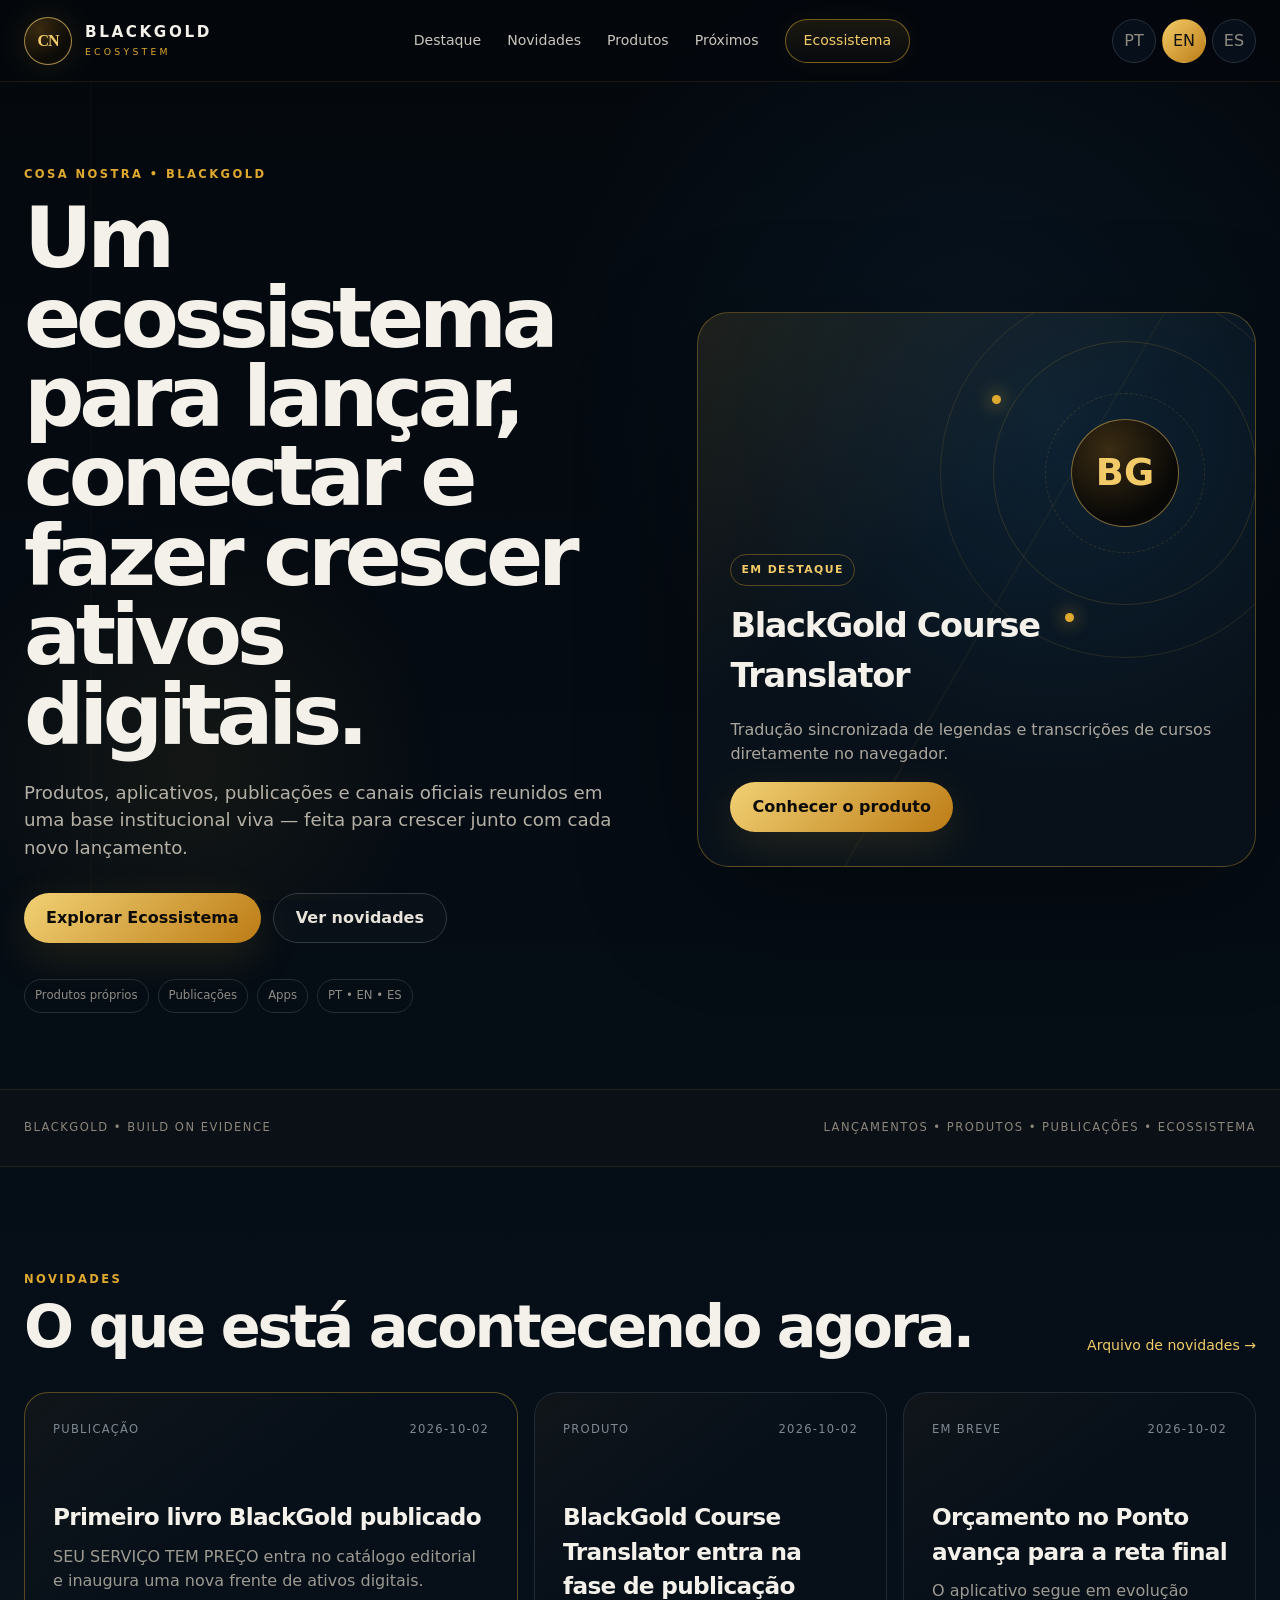
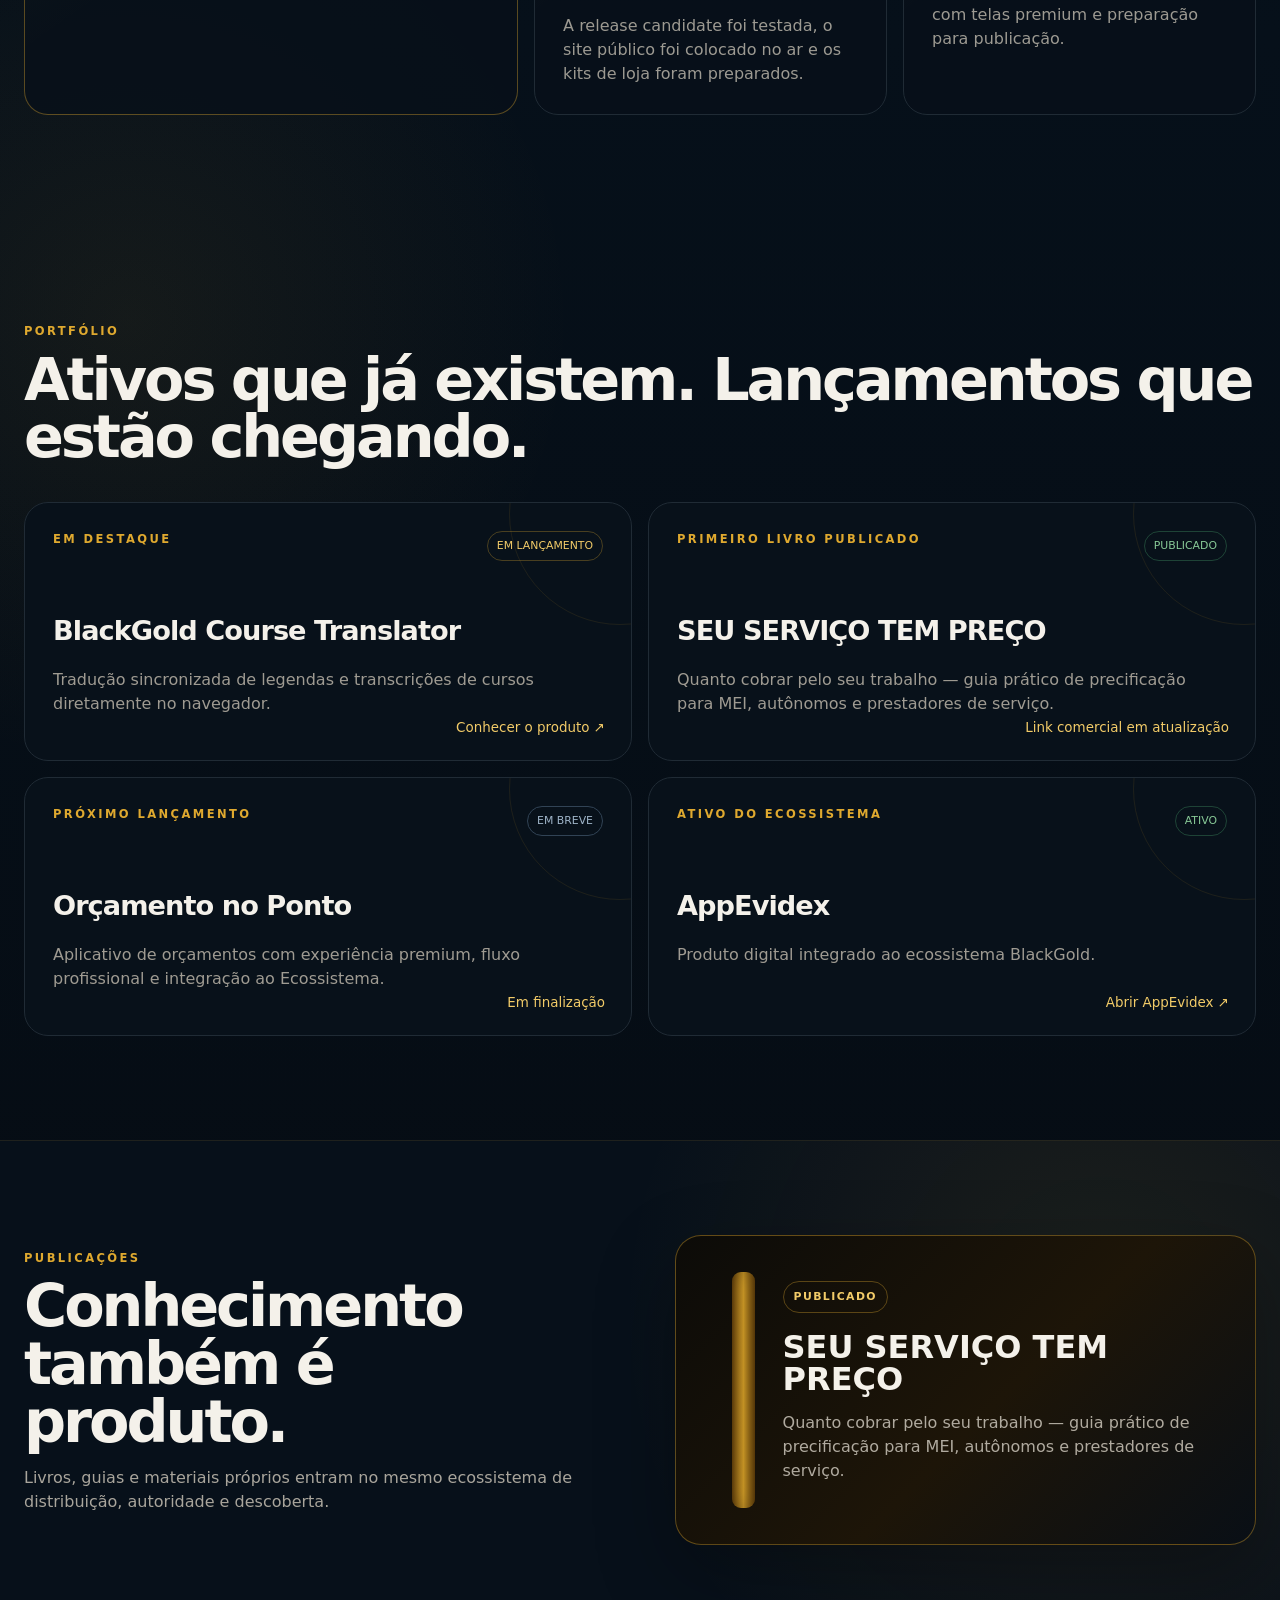
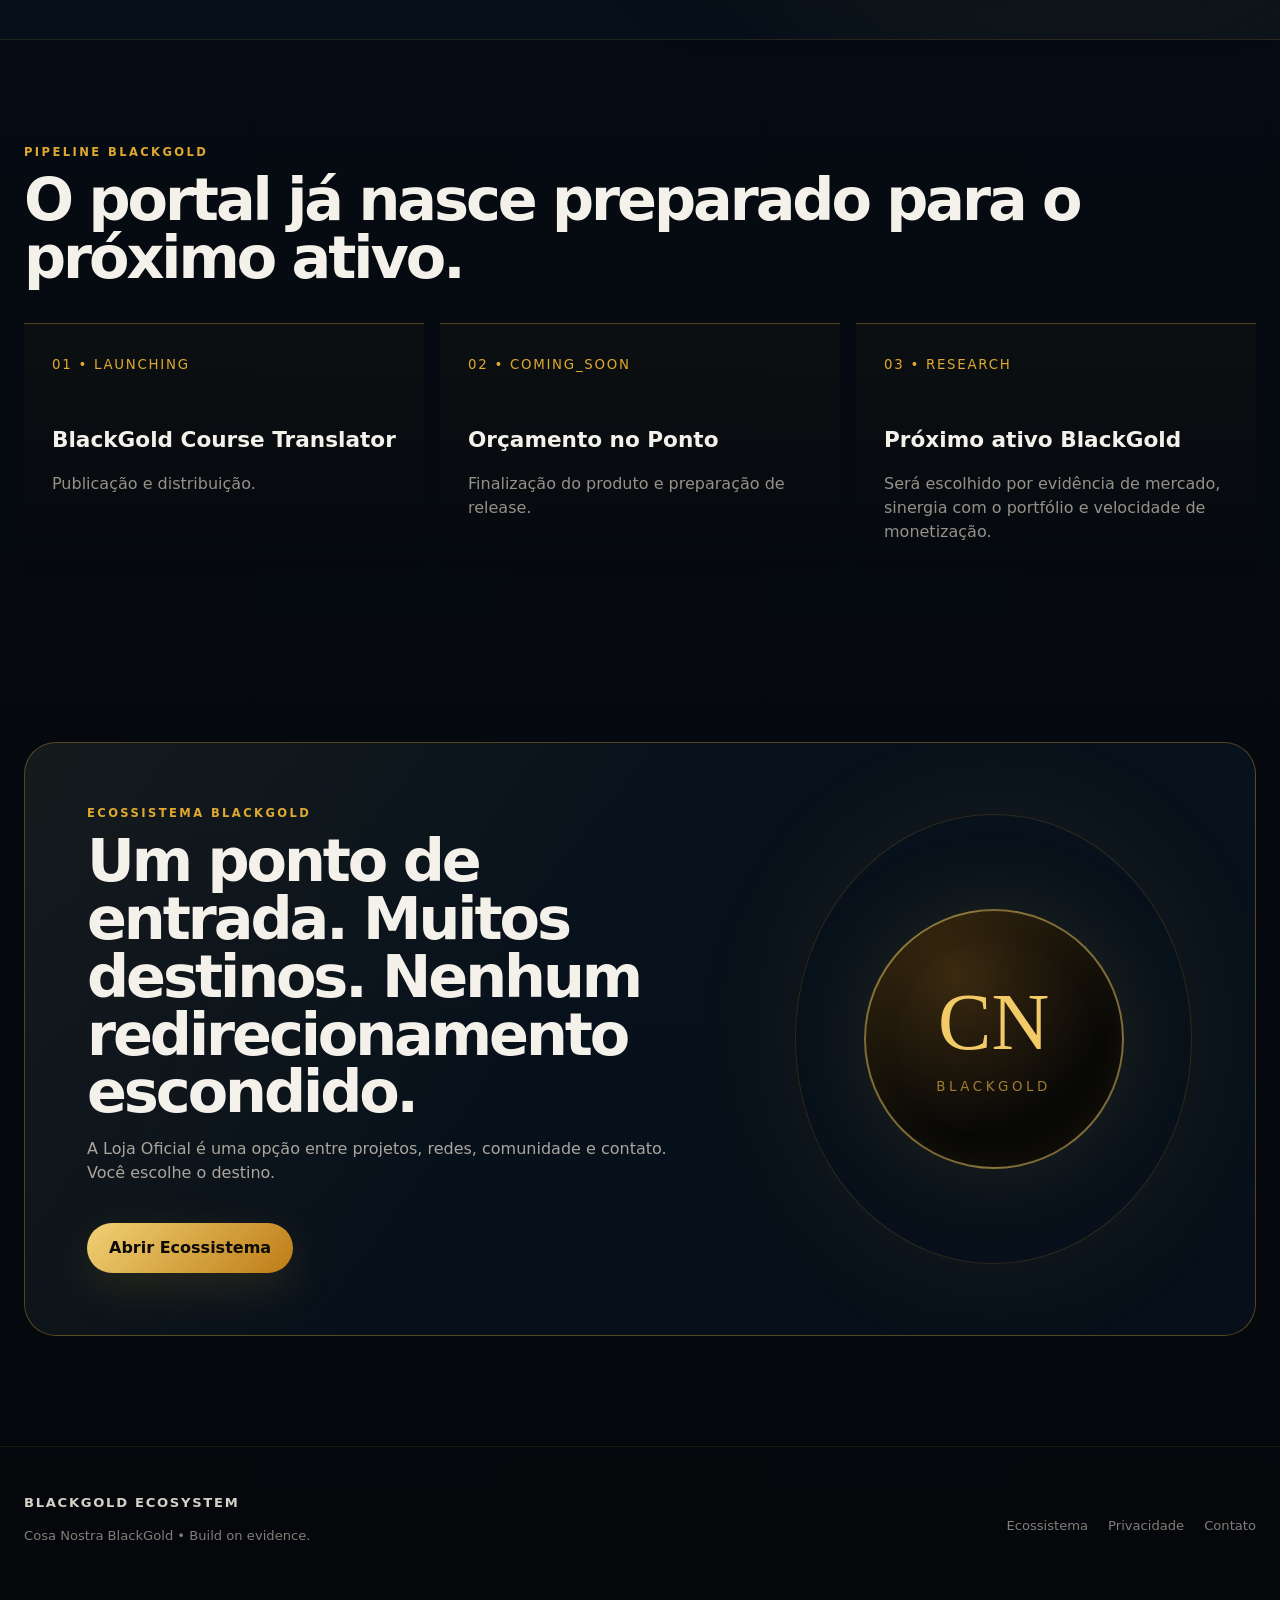
<file: public/index.html>
<!doctype html>
<html lang="pt-BR">
<head>
  <meta charset="utf-8">
  <meta name="viewport" content="width=device-width,initial-scale=1">
  <meta name="theme-color" content="#05070b">
  <meta name="description" content="BlackGold Ecosystem — produtos, publicações, lançamentos e canais oficiais.">
  <title>BlackGold Ecosystem</title>
  <link rel="stylesheet" href="assets/site.css">
</head>
<body>
  <div class="ambient" aria-hidden="true"></div>

  <header class="topbar">
    <a class="brand" href="index.html">
      <span class="brand-crest">CN</span>
      <span class="brand-copy">
        <strong>BLACKGOLD</strong>
        <small>ECOSYSTEM</small>
      </span>
    </a>

    <nav class="nav">
      <a href="#featured">Destaque</a>
      <a href="#news">Novidades</a>
      <a href="#portfolio">Produtos</a>
      <a href="#pipeline">Próximos</a>
      <a class="ecosystem-button" href="ecosystem.html">Ecossistema</a>
    </nav>

    <div class="language-switcher">
      <button data-lang="pt-BR" type="button">PT</button>
      <button data-lang="en" type="button">EN</button>
      <button data-lang="es" type="button">ES</button>
    </div>
  </header>

  <main>
    <section id="featured" class="hero shell">
      <div class="hero-left">
        <div class="eyebrow">COSA NOSTRA • BLACKGOLD</div>
        <h1>Um ecossistema para lançar, conectar e fazer crescer ativos digitais.</h1>
        <p>
          Produtos, aplicativos, publicações e canais oficiais reunidos em uma base institucional viva — feita para crescer junto com cada novo lançamento.
        </p>
        <div class="hero-actions">
          <a class="btn btn-primary" href="ecosystem.html">Explorar Ecossistema</a>
          <a class="btn btn-secondary" href="#news">Ver novidades</a>
        </div>
        <div class="proof-row">
          <span>Produtos próprios</span>
          <span>Publicações</span>
          <span>Apps</span>
          <span>PT • EN • ES</span>
        </div>
      </div>

      <article id="featured-card" class="featured-card">
        <div class="featured-orbit" aria-hidden="true">
          <div class="featured-core">BG</div>
          <span></span><span></span><span></span>
        </div>
        <div class="featured-meta">
          <span class="badge">EM DESTAQUE</span>
          <h2>Carregando destaque…</h2>
          <p></p>
          <a class="btn btn-primary" href="#" hidden>Conhecer</a>
        </div>
      </article>
    </section>

    <section class="ticker">
      <div class="shell ticker-inner">
        <span>BLACKGOLD • BUILD ON EVIDENCE</span>
        <span>LANÇAMENTOS • PRODUTOS • PUBLICAÇÕES • ECOSSISTEMA</span>
      </div>
    </section>

    <section id="news" class="section shell">
      <div class="section-head">
        <div>
          <div class="eyebrow">NOVIDADES</div>
          <h2>O que está acontecendo agora.</h2>
        </div>
        <a class="text-link" href="news.html">Arquivo de novidades →</a>
      </div>
      <div id="news-grid" class="news-grid"></div>
    </section>

    <section id="portfolio" class="section shell">
      <div class="section-head">
        <div>
          <div class="eyebrow">PORTFÓLIO</div>
          <h2>Ativos que já existem. Lançamentos que estão chegando.</h2>
        </div>
      </div>
      <div id="portfolio-grid" class="portfolio-grid"></div>
    </section>

    <section class="published-band">
      <div class="shell published-layout">
        <div>
          <div class="eyebrow">PUBLICAÇÕES</div>
          <h2>Conhecimento também é produto.</h2>
          <p>Livros, guias e materiais próprios entram no mesmo ecossistema de distribuição, autoridade e descoberta.</p>
        </div>
        <div id="publication-card" class="book-card">
          <span class="book-spine"></span>
          <div>
            <span class="badge">PUBLICADO</span>
            <h3>SEU SERVIÇO TEM PREÇO</h3>
            <p>Quanto cobrar pelo seu trabalho — guia prático de precificação para MEI, autônomos e prestadores de serviço.</p>
          </div>
        </div>
      </div>
    </section>

    <section id="pipeline" class="section shell">
      <div class="section-head">
        <div>
          <div class="eyebrow">PIPELINE BLACKGOLD</div>
          <h2>O portal já nasce preparado para o próximo ativo.</h2>
        </div>
      </div>
      <div id="pipeline-grid" class="pipeline-grid"></div>
    </section>

    <section class="ecosystem-showcase shell">
      <div class="ecosystem-panel">
        <div class="ecosystem-copy">
          <div class="eyebrow">ECOSSISTEMA BLACKGOLD</div>
          <h2>Um ponto de entrada. Muitos destinos. Nenhum redirecionamento escondido.</h2>
          <p>
            A Loja Oficial é uma opção entre projetos, redes, comunidade e contato. Você escolhe o destino.
          </p>
          <a class="btn btn-primary" href="ecosystem.html">Abrir Ecossistema</a>
        </div>
        <div class="ecosystem-visual">
          <div class="crest-large">
            <span>CN</span>
            <small>BLACKGOLD</small>
          </div>
        </div>
      </div>
    </section>
  </main>

  <footer class="footer">
    <div class="shell footer-inner">
      <div>
        <strong>BLACKGOLD ECOSYSTEM</strong>
        <p>Cosa Nostra BlackGold • Build on evidence.</p>
      </div>
      <div class="footer-links">
        <a href="ecosystem.html">Ecossistema</a>
        <a href="privacy.html">Privacidade</a>
        <a href="mailto:projetoscosanostra@gmail.com">Contato</a>
      </div>
    </div>
  </footer>

  <script src="assets/site.js"></script>
</body>
</html>
</file>
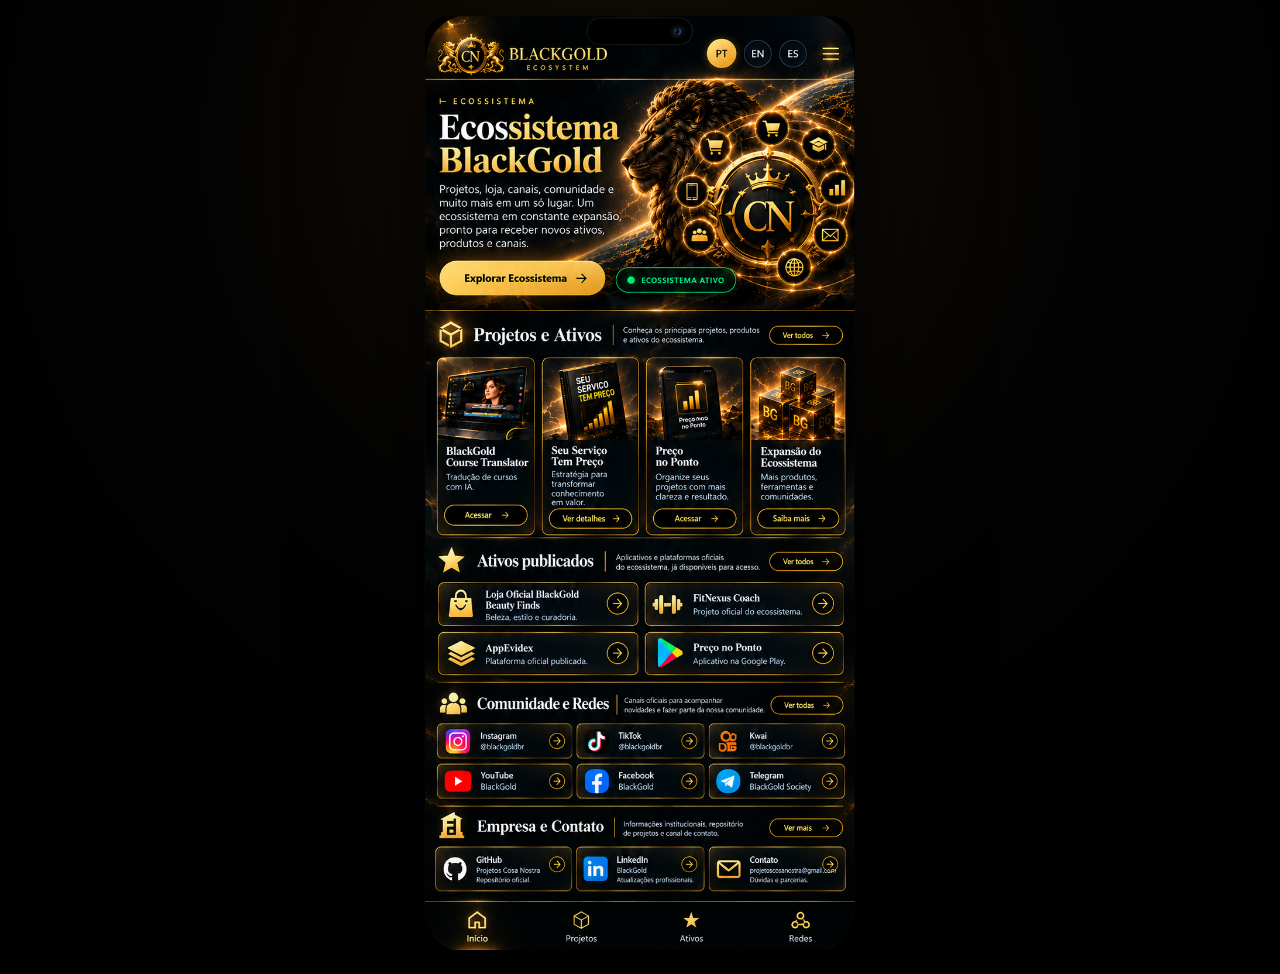
<file: docs/_preview/mobile-pixel-lock-v1/index.html>
<!doctype html>
<html lang="pt-BR">
<head>
<meta charset="utf-8">
<meta name="viewport" content="width=device-width,initial-scale=1,viewport-fit=cover">
<meta name="theme-color" content="#020609">
<title>BlackGold Ecosystem — Mobile PT Pixel Lock</title>
<link rel="stylesheet" href="pixel-lock.css">
</head>
<body>
<main class="pixel-page" id="top">
  <div class="visual-wrap">
    <img
      class="approved-screen"
      src="assets/APPROVED_MOBILE_SCREEN_PT.png"
      width="735"
      height="1596"
      alt="BlackGold Ecosystem — Mobile aprovado"
      draggable="false">

    <!-- HEADER -->
    <button class="hotspot home-logo" data-nav="../../index.html" aria-label="Voltar para a página principal"></button>

    <button class="hotspot lang-pt" data-lang="pt" aria-label="Português"></button>
    <button class="hotspot lang-en" data-lang="en" aria-label="English"></button>
    <button class="hotspot lang-es" data-lang="es" aria-label="Español"></button>

    <button class="hotspot menu" id="menuHotspot" aria-label="Menu"></button>

    <!-- HERO -->
    <button class="hotspot hero-explore" data-scroll="projects" aria-label="Explorar ecossistema"></button>

    <!-- PROJECTS -->
    <button class="hotspot projects-all" data-nav="../../products.html" aria-label="Ver todos os projetos"></button>

    <button class="hotspot course" data-link="course" aria-label="BlackGold Course Translator"></button>
    <button class="hotspot book" data-link="book" aria-label="Seu Serviço Tem Preço"></button>
    <button class="hotspot price-project" data-link="price_no_ponto" aria-label="Preço no Ponto"></button>
    <button class="hotspot expansion" data-nav="../../next.html" aria-label="Expansão do Ecossistema"></button>

    <!-- PUBLISHED -->
    <button class="hotspot published-all" data-nav="../../products.html" aria-label="Ver todos os ativos"></button>

    <button class="hotspot beauty" data-link="store" aria-label="BlackGold Beauty Finds"></button>
    <button class="hotspot fitnexus" data-link="fitnexus" aria-label="FitNexus Coach"></button>
    <button class="hotspot appevidex" data-link="appevidex" aria-label="AppEvidex"></button>
    <button class="hotspot playstore" data-link="price_no_ponto" aria-label="Preço no Ponto na Play Store"></button>

    <!-- COMMUNITY -->
    <button class="hotspot community-all" data-scroll="community" aria-label="Redes e comunidade"></button>

    <button class="hotspot instagram" data-link="instagram" aria-label="Instagram"></button>
    <button class="hotspot tiktok" data-link="tiktok" aria-label="TikTok"></button>
    <button class="hotspot kwai" data-link="kwai" aria-label="Kwai"></button>
    <button class="hotspot youtube" data-link="youtube" aria-label="YouTube"></button>
    <button class="hotspot facebook" data-link="facebook" aria-label="Facebook"></button>
    <button class="hotspot telegram" data-link="telegram" aria-label="Telegram"></button>

    <!-- COMPANY -->
    <button class="hotspot company-more" data-scroll="company" aria-label="Empresa e contato"></button>
    <button class="hotspot github" data-link="github" aria-label="GitHub"></button>
    <button class="hotspot linkedin" data-link="linkedin" aria-label="LinkedIn"></button>
    <button class="hotspot contact" data-link="contact" aria-label="Contato"></button>

    <!-- BOTTOM NAV -->
    <button class="hotspot bottom-home" data-scroll="top" aria-label="Início"></button>
    <button class="hotspot bottom-projects" data-scroll="projects" aria-label="Projetos"></button>
    <button class="hotspot bottom-assets" data-scroll="published" aria-label="Ativos"></button>
    <button class="hotspot bottom-networks" data-scroll="community" aria-label="Redes"></button>

    <!-- Invisible anchor positions matching approved image -->
    <span class="anchor anchor-projects" id="projects"></span>
    <span class="anchor anchor-published" id="published"></span>
    <span class="anchor anchor-community" id="community"></span>
    <span class="anchor anchor-company" id="company"></span>
  </div>
</main>

<div class="drawer" id="drawer" hidden>
  <div class="drawer-card">
    <button data-nav="../../index.html">Destaque</button>
    <button data-nav="../../news.html">Novidades</button>
    <button data-nav="../../products.html">Produtos</button>
    <button data-nav="../../next.html">Próximos</button>
    <button data-nav="../../ecosystem.html">Ecossistema</button>
  </div>
</div>

<div class="toast" id="toast" hidden></div>

<script src="pixel-lock.js"></script>
</body>
</html>
</file>
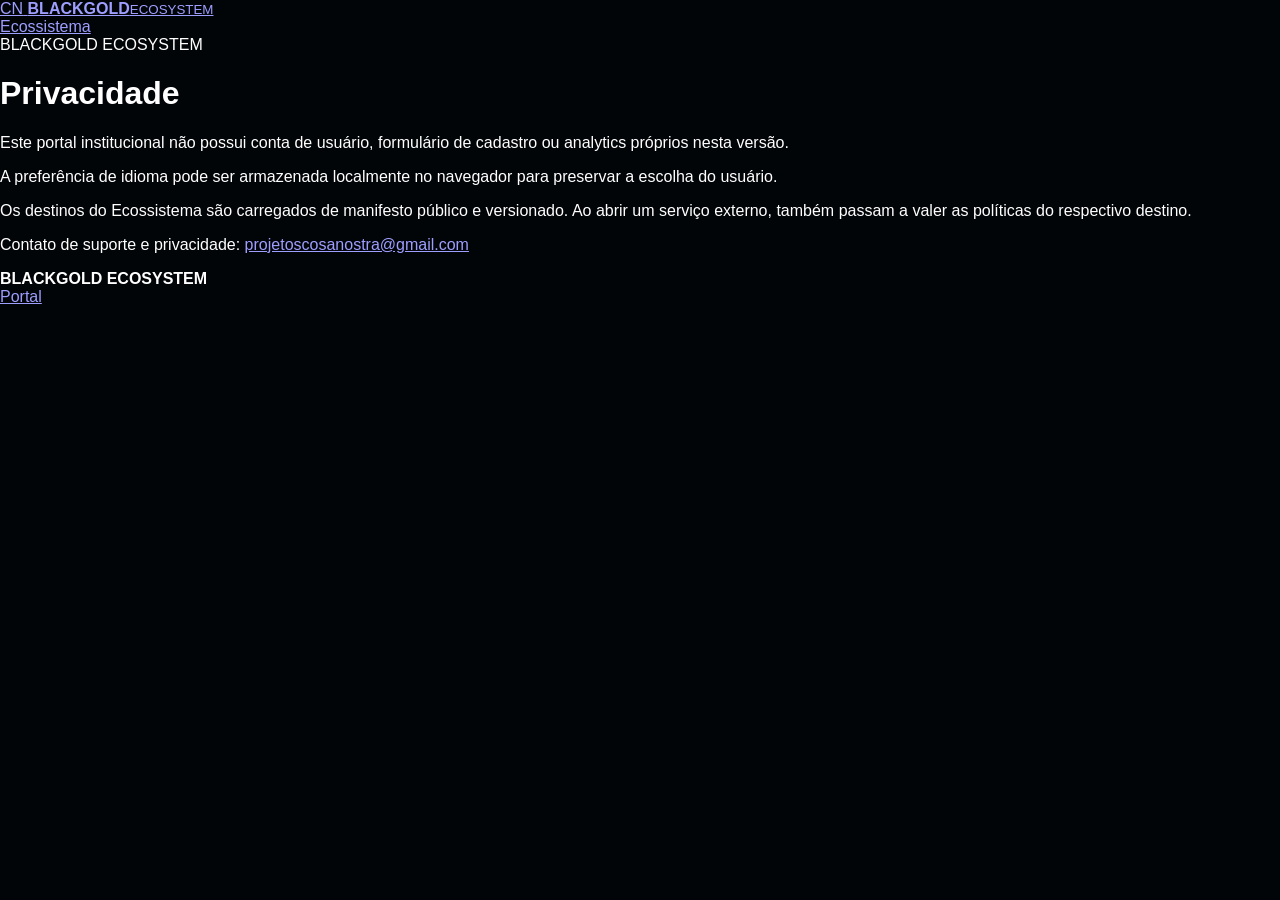
<file: docs/privacy.html>
<!doctype html>
<html lang="pt-BR">
<head>
  <meta charset="utf-8">
  <meta name="viewport" content="width=device-width,initial-scale=1">
  <meta name="theme-color" content="#05070b">
  <title>Privacidade — BlackGold Ecosystem</title>
  <link rel="stylesheet" href="assets/site.css">
</head>
<body>
  <header class="topbar">
    <a class="brand" href="index.html">
      <span class="brand-crest">CN</span>
      <span class="brand-copy"><strong>BLACKGOLD</strong><small>ECOSYSTEM</small></span>
    </a>
    <nav class="nav"><a class="ecosystem-button" href="ecosystem.html">Ecossistema</a></nav>
  </header>

  <main class="shell article-page">
    <div class="eyebrow">BLACKGOLD ECOSYSTEM</div>
    <h1>Privacidade</h1>
    <p>Este portal institucional não possui conta de usuário, formulário de cadastro ou analytics próprios nesta versão.</p>
    <p>A preferência de idioma pode ser armazenada localmente no navegador para preservar a escolha do usuário.</p>
    <p>Os destinos do Ecossistema são carregados de manifesto público e versionado. Ao abrir um serviço externo, também passam a valer as políticas do respectivo destino.</p>
    <p>Contato de suporte e privacidade: <a href="mailto:projetoscosanostra@gmail.com">projetoscosanostra@gmail.com</a></p>
  </main>

  <footer class="footer">
    <div class="shell footer-inner">
      <div><strong>BLACKGOLD ECOSYSTEM</strong></div>
      <div class="footer-links"><a href="index.html">Portal</a></div>
    </div>
  </footer>
</body>
</html>
</file>
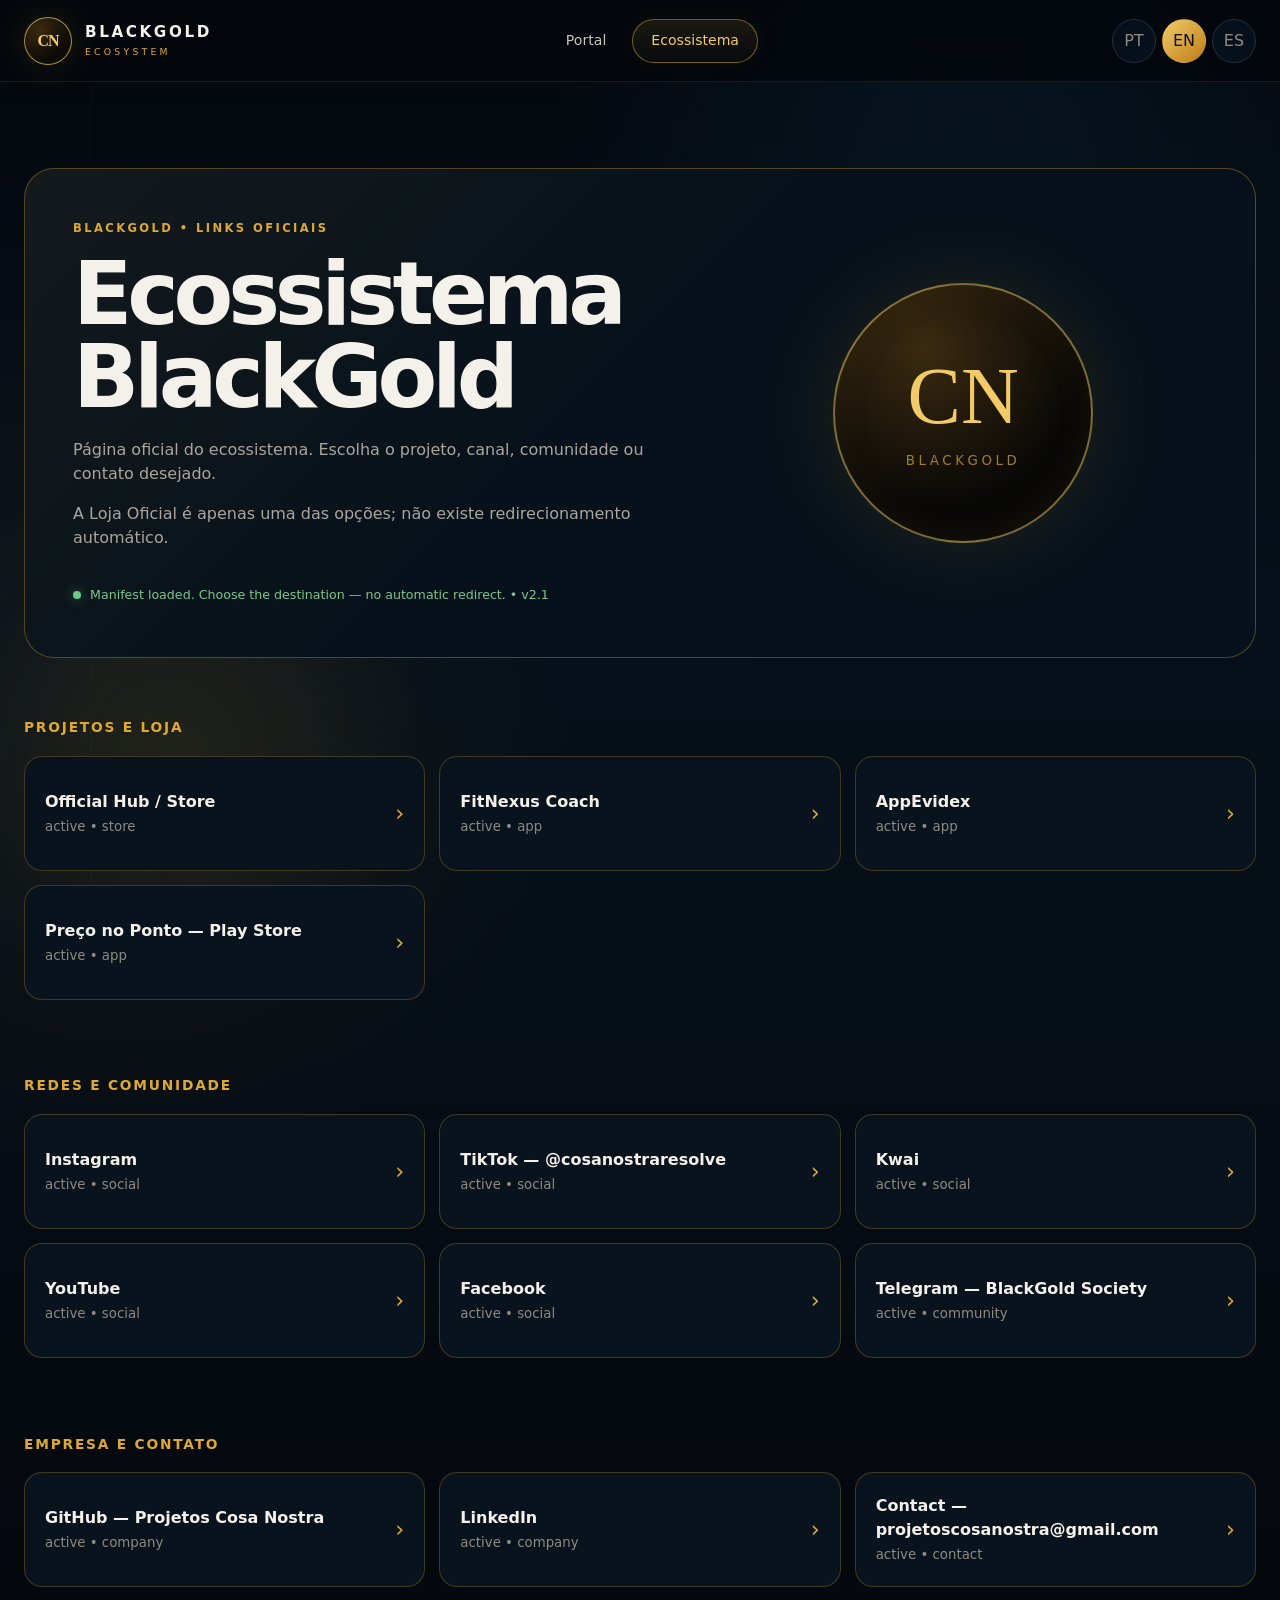
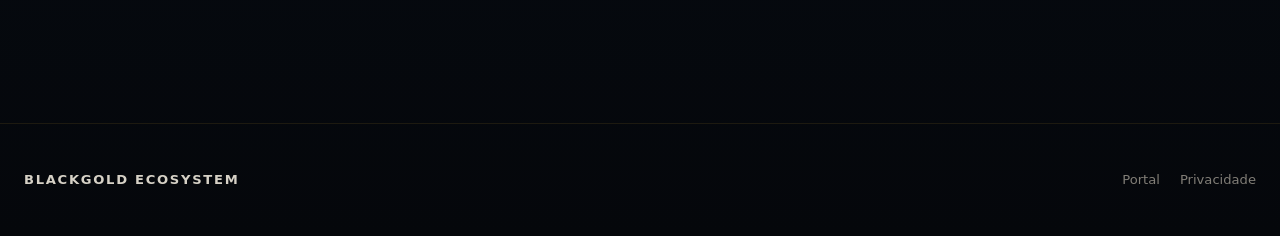
<file: public/ecosystem.html>
<!doctype html>
<html lang="pt-BR">
<head>
  <meta charset="utf-8">
  <meta name="viewport" content="width=device-width,initial-scale=1">
  <meta name="theme-color" content="#05070b">
  <title>Ecossistema — BlackGold</title>
  <link rel="stylesheet" href="assets/site.css">
</head>
<body>
  <div class="ambient" aria-hidden="true"></div>

  <header class="topbar">
    <a class="brand" href="index.html">
      <span class="brand-crest">CN</span>
      <span class="brand-copy"><strong>BLACKGOLD</strong><small>ECOSYSTEM</small></span>
    </a>
    <nav class="nav">
      <a href="index.html">Portal</a>
      <a class="ecosystem-button" href="ecosystem.html">Ecossistema</a>
    </nav>
    <div class="language-switcher">
      <button data-lang="pt-BR" type="button">PT</button>
      <button data-lang="en" type="button">EN</button>
      <button data-lang="es" type="button">ES</button>
    </div>
  </header>

  <main class="shell ecosystem-page">
    <section class="ecosystem-hero">
      <div>
        <div class="eyebrow">BLACKGOLD • LINKS OFICIAIS</div>
        <h1>Ecossistema BlackGold</h1>
        <p>Página oficial do ecossistema. Escolha o projeto, canal, comunidade ou contato desejado.</p>
        <p>A Loja Oficial é apenas uma das opções; não existe redirecionamento automático.</p>
        <div class="manifest-status">
          <span class="status-dot"></span>
          <span id="manifest-status">Carregando manifesto oficial…</span>
        </div>
      </div>
      <div class="crest-stage">
        <div class="crest-large">
          <span>CN</span>
          <small>BLACKGOLD</small>
        </div>
      </div>
    </section>

    <section class="ecosystem-group">
      <h2>Projetos e loja</h2>
      <div id="ecosystem-products" class="ecosystem-grid"></div>
    </section>

    <section class="ecosystem-group">
      <h2>Redes e comunidade</h2>
      <div id="ecosystem-social" class="ecosystem-grid"></div>
    </section>

    <section class="ecosystem-group">
      <h2>Empresa e contato</h2>
      <div id="ecosystem-company" class="ecosystem-grid"></div>
    </section>
  </main>

  <footer class="footer">
    <div class="shell footer-inner">
      <div><strong>BLACKGOLD ECOSYSTEM</strong></div>
      <div class="footer-links">
        <a href="index.html">Portal</a>
        <a href="privacy.html">Privacidade</a>
      </div>
    </div>
  </footer>

  <script src="assets/site.js"></script>
</body>
</html>
</file>
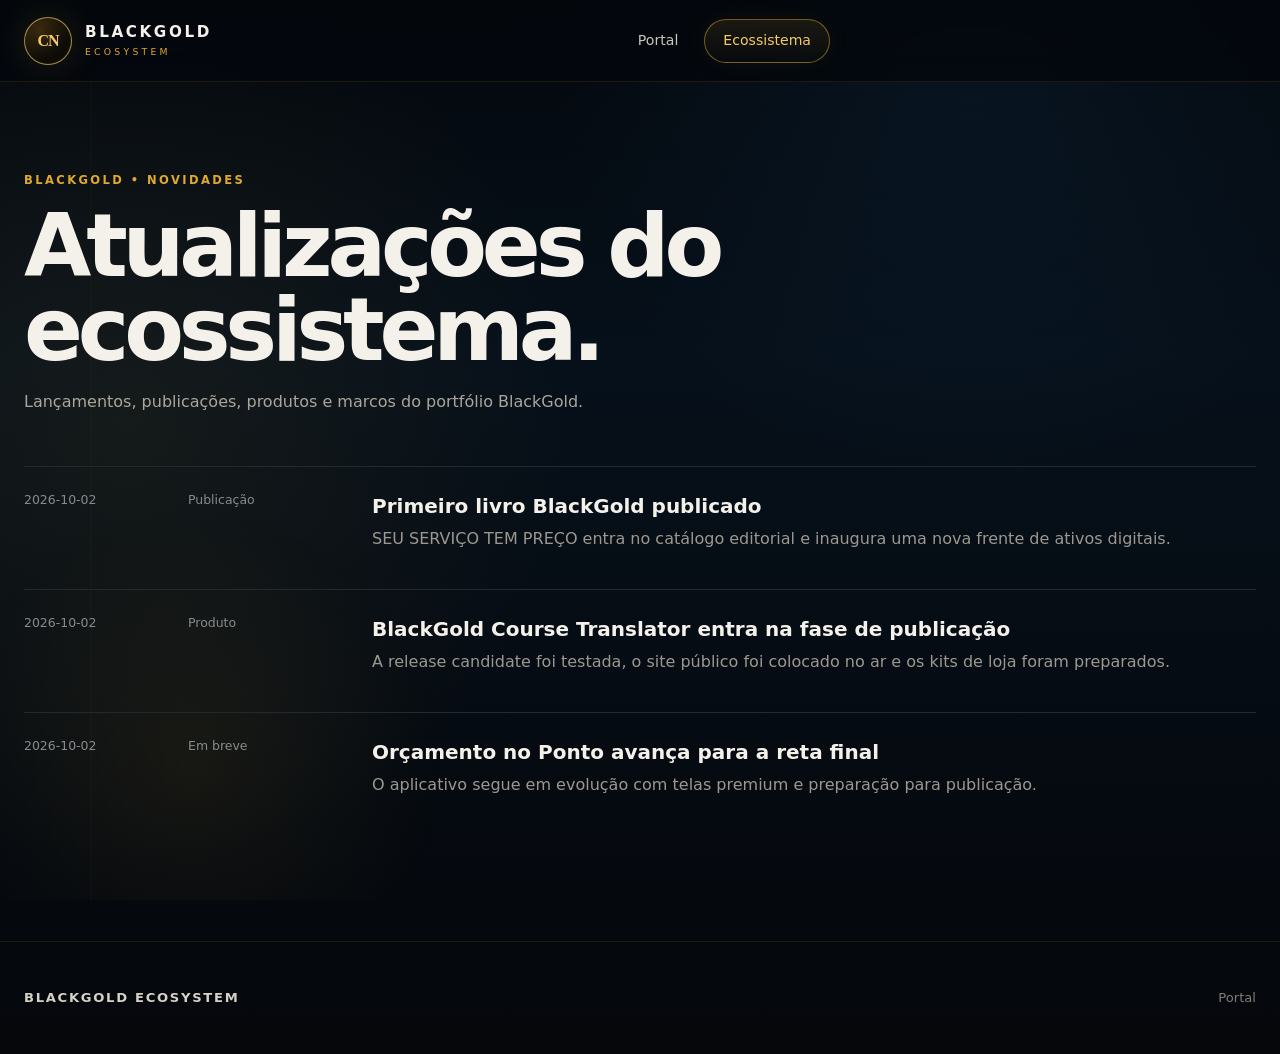
<file: public/news.html>
<!doctype html>
<html lang="pt-BR">
<head>
  <meta charset="utf-8">
  <meta name="viewport" content="width=device-width,initial-scale=1">
  <meta name="theme-color" content="#05070b">
  <title>Novidades — BlackGold</title>
  <link rel="stylesheet" href="assets/site.css">
</head>
<body>
  <div class="ambient" aria-hidden="true"></div>
  <header class="topbar">
    <a class="brand" href="index.html">
      <span class="brand-crest">CN</span>
      <span class="brand-copy"><strong>BLACKGOLD</strong><small>ECOSYSTEM</small></span>
    </a>
    <nav class="nav">
      <a href="index.html">Portal</a>
      <a class="ecosystem-button" href="ecosystem.html">Ecossistema</a>
    </nav>
  </header>

  <main class="shell news-page">
    <div class="eyebrow">BLACKGOLD • NOVIDADES</div>
    <h1>Atualizações do ecossistema.</h1>
    <p class="page-lead">Lançamentos, publicações, produtos e marcos do portfólio BlackGold.</p>
    <div id="news-archive" class="news-archive"></div>
  </main>

  <footer class="footer">
    <div class="shell footer-inner">
      <div><strong>BLACKGOLD ECOSYSTEM</strong></div>
      <div class="footer-links"><a href="index.html">Portal</a></div>
    </div>
  </footer>

  <script src="assets/site.js"></script>
</body>
</html>
</file>
<file: public/assets/site.css>
:root{
  --bg:#05070b;
  --bg2:#07101a;
  --panel:#0a121b;
  --panel2:#0c151f;
  --line:rgba(222,171,55,.26);
  --line-soft:rgba(222,171,55,.11);
  --gold:#dfa92f;
  --gold2:#f2cb68;
  --gold3:#8f6215;
  --text:#f4f1ea;
  --muted:#aaa69d;
  --green:#5acb82;
  --radius:24px;
  --shell:1380px;
}
*{box-sizing:border-box}
html{scroll-behavior:smooth}
body{
  margin:0;color:var(--text);
  font-family:Inter,ui-sans-serif,system-ui,-apple-system,Segoe UI,Roboto,Arial,sans-serif;
  background:
    radial-gradient(circle at 76% 7%,rgba(24,74,116,.16),transparent 26rem),
    radial-gradient(circle at 10% 40%,rgba(223,169,47,.07),transparent 28rem),
    linear-gradient(180deg,#04080d 0%,#06101a 34%,#05070b 100%);
  line-height:1.5;
}
a{color:inherit;text-decoration:none}
button{font:inherit}
.shell{width:min(calc(100% - 48px),var(--shell));margin-inline:auto}
.ambient{
  position:fixed;inset:0;pointer-events:none;z-index:-1;
  background:
    linear-gradient(90deg,transparent 0 7%,rgba(223,169,47,.03) 7.1%,transparent 7.2%),
    radial-gradient(circle at 15% 85%,rgba(223,169,47,.07),transparent 16rem);
}
.topbar{
  min-height:82px;display:grid;grid-template-columns:auto 1fr auto;
  gap:28px;align-items:center;padding:12px max(24px,calc((100vw - var(--shell))/2));
  position:sticky;top:0;z-index:50;
  background:rgba(4,8,13,.86);backdrop-filter:blur(18px);
  border-bottom:1px solid rgba(223,169,47,.12);
}
.brand{display:flex;align-items:center;gap:13px}
.brand-crest{
  width:48px;height:48px;border-radius:50%;display:grid;place-items:center;
  border:1px solid rgba(242,203,104,.68);color:var(--gold2);font-weight:900;
  font-family:Georgia,serif;letter-spacing:-.07em;
  background:radial-gradient(circle at 34% 28%,#3a2a10,#080807 66%);
  box-shadow:0 0 35px rgba(223,169,47,.14),inset 0 0 16px rgba(223,169,47,.08);
}
.brand-copy{display:flex;flex-direction:column;line-height:1}
.brand-copy strong{font-size:.95rem;letter-spacing:.17em}
.brand-copy small{margin-top:7px;color:var(--gold);font-size:.58rem;letter-spacing:.35em}
.nav{display:flex;justify-content:center;align-items:center;gap:26px}
.nav a{color:#cac6bd;min-height:44px;display:inline-flex;align-items:center;font-size:.88rem}
.nav a:hover{color:#fff}
.ecosystem-button{
  border:1px solid rgba(223,169,47,.50);border-radius:999px;padding:0 18px;
  color:var(--gold2)!important;background:linear-gradient(180deg,rgba(223,169,47,.11),rgba(223,169,47,.025));
  box-shadow:0 0 28px rgba(223,169,47,.05);
}
.language-switcher{display:flex;gap:6px}
.language-switcher button{
  width:44px;min-height:44px;border-radius:50%;cursor:pointer;color:#8f8a80;
  border:1px solid #26303a;background:#07101a
}
.language-switcher button.active,.language-switcher button:hover{
  color:#111;background:linear-gradient(135deg,var(--gold2),#bd7d17);border-color:transparent
}
.eyebrow{font-size:.72rem;letter-spacing:.21em;color:var(--gold);font-weight:800;text-transform:uppercase}
.hero{
  min-height:760px;display:grid;grid-template-columns:1.05fr .95fr;gap:56px;align-items:center;
  padding-block:84px 76px;
}
.hero-left h1{
  margin:16px 0 24px;font-size:clamp(3.25rem,6.6vw,7rem);line-height:.94;letter-spacing:-.063em;
  max-width:880px;
}
.hero-left p{max-width:720px;color:#b5b0a6;font-size:1.14rem}
.hero-actions{display:flex;gap:12px;flex-wrap:wrap;margin-top:32px}
.btn{
  min-height:50px;padding:0 22px;border-radius:999px;display:inline-flex;align-items:center;justify-content:center;
  font-weight:760
}
.btn-primary{color:#0c0b08;background:linear-gradient(135deg,#f1d174,#bd7c16);box-shadow:0 14px 46px rgba(223,169,47,.14)}
.btn-secondary{border:1px solid #313943;background:rgba(255,255,255,.02);color:#e7e3da}
.proof-row{display:flex;gap:9px;flex-wrap:wrap;margin-top:36px}
.proof-row span{font-size:.73rem;color:#8f8b83;padding:7px 10px;border:1px solid #242e38;border-radius:999px}
.featured-card{
  min-height:555px;border-radius:32px;border:1px solid rgba(223,169,47,.34);position:relative;overflow:hidden;
  background:
    radial-gradient(circle at 64% 20%,rgba(30,88,132,.23),transparent 22rem),
    linear-gradient(145deg,rgba(223,169,47,.10),transparent 42%),
    #08111a;
  box-shadow:0 32px 120px rgba(0,0,0,.32);
}
.featured-card::before{
  content:"";position:absolute;inset:0;background:
    linear-gradient(120deg,transparent 0 53%,rgba(223,169,47,.06) 53.2%,transparent 53.4%);
  pointer-events:none
}
.featured-orbit{position:absolute;right:-55px;top:-25px;width:370px;height:370px;border-radius:50%;
  border:1px solid rgba(223,169,47,.13)}
.featured-orbit::before,.featured-orbit::after{
  content:"";position:absolute;border-radius:50%;border:1px solid rgba(223,169,47,.16)
}
.featured-orbit::before{inset:52px}.featured-orbit::after{inset:104px;border-style:dashed}
.featured-core{
  position:absolute;inset:130px;border-radius:50%;display:grid;place-items:center;
  color:var(--gold2);font-weight:900;font-size:2.3rem;border:1px solid rgba(242,203,104,.48);
  background:radial-gradient(circle at 35% 28%,#3b2c13,#080807 68%)
}
.featured-orbit>span{position:absolute;width:9px;height:9px;border-radius:50%;background:var(--gold);box-shadow:0 0 18px var(--gold)}
.featured-orbit>span:nth-of-type(1){left:51px;top:106px}
.featured-orbit>span:nth-of-type(2){right:34px;top:182px}
.featured-orbit>span:nth-of-type(3){left:124px;bottom:35px}
.featured-meta{position:absolute;left:32px;right:32px;bottom:34px;z-index:2}
.badge{
  display:inline-flex;padding:7px 10px;border-radius:999px;border:1px solid rgba(223,169,47,.35);
  color:var(--gold2);font-size:.68rem;font-weight:800;letter-spacing:.13em
}
.featured-meta h2{font-size:2.1rem;letter-spacing:-.04em;margin:15px 0 10px;max-width:520px}
.featured-meta p{color:#aaa69d;max-width:550px}
.ticker{border-block:1px solid var(--line-soft);background:rgba(223,169,47,.025)}
.ticker-inner{min-height:76px;display:flex;align-items:center;justify-content:space-between;gap:20px;color:#8c867b;font-size:.72rem;letter-spacing:.13em}
.section{padding-block:104px}
.section-head{display:flex;align-items:end;justify-content:space-between;gap:24px;margin-bottom:36px}
.section-head h2,.published-layout h2,.ecosystem-copy h2{
  margin:10px 0 0;font-size:clamp(2.25rem,4.6vw,4.7rem);line-height:.98;letter-spacing:-.052em
}
.text-link{color:var(--gold2);font-size:.88rem}
.news-grid{display:grid;grid-template-columns:1.4fr 1fr 1fr;gap:16px}
.news-card{
  min-height:270px;border:1px solid #202b35;border-radius:var(--radius);padding:28px;
  background:linear-gradient(145deg,rgba(223,169,47,.045),transparent 40%),rgba(8,17,26,.82);
  position:relative
}
.news-card:first-child{border-color:rgba(223,169,47,.38)}
.news-meta{display:flex;justify-content:space-between;gap:16px;color:#7f8992;font-size:.72rem;text-transform:uppercase;letter-spacing:.11em}
.news-card h3{margin:62px 0 10px;font-size:1.45rem;letter-spacing:-.03em}
.news-card p{color:#9d9a92;margin:0}
.portfolio-grid{display:grid;grid-template-columns:repeat(2,1fr);gap:16px}
.asset-card{
  min-height:235px;padding:28px;border:1px solid #202b35;border-radius:var(--radius);
  background:#08111a;position:relative;overflow:hidden
}
.asset-card::after{
  content:"";position:absolute;width:220px;height:220px;border-radius:50%;right:-100px;top:-100px;
  border:1px solid rgba(223,169,47,.10)
}
.asset-card-top{display:flex;justify-content:space-between;gap:16px}
.asset-card h3{font-size:1.7rem;margin:50px 0 8px;letter-spacing:-.035em}
.asset-card p{color:#9f9b92;max-width:54ch}
.status{
  font-size:.68rem;border-radius:999px;padding:6px 9px;border:1px solid #2b3540;color:#a8a39a
}
.status.live,.status.published{color:#88c997;border-color:rgba(90,203,130,.27)}
.status.launching{color:var(--gold2);border-color:rgba(223,169,47,.30)}
.status.coming_soon{color:#9fb4c8;border-color:#314355}
.asset-cta{position:absolute;right:26px;bottom:22px;color:var(--gold2);font-size:.84rem}
.published-band{padding-block:94px;border-block:1px solid var(--line-soft);background:
  radial-gradient(circle at 86% 35%,rgba(223,169,47,.10),transparent 30rem),#07101a}
.published-layout{display:grid;grid-template-columns:1fr 1fr;gap:70px;align-items:center}
.published-layout>div>p{color:#a9a59c;max-width:650px}
.book-card{
  min-height:310px;border-radius:26px;border:1px solid rgba(223,169,47,.38);padding:36px 36px 36px 56px;
  display:flex;align-items:center;gap:28px;
  background:linear-gradient(135deg,#0c0b08,#1d1508 55%,#090f16);
  box-shadow:0 28px 80px rgba(0,0,0,.3)
}
.book-spine{
  width:46px;align-self:stretch;border-radius:9px;background:linear-gradient(90deg,#5e3d0a,#d7a129,#6e470b);
  box-shadow:inset -8px 0 18px rgba(0,0,0,.28)
}
.book-card h3{font-size:2rem;line-height:1;margin:18px 0 12px}
.book-card p{color:#b0aa9f}
.pipeline-grid{display:grid;grid-template-columns:repeat(3,1fr);gap:16px}
.pipeline-card{min-height:205px;padding:28px;border-top:1px solid rgba(223,169,47,.35);background:linear-gradient(180deg,rgba(223,169,47,.035),transparent)}
.pipeline-card small{color:var(--gold);letter-spacing:.13em;text-transform:uppercase}
.pipeline-card h3{margin:48px 0 8px;font-size:1.35rem}
.pipeline-card p{color:#969188}
.ecosystem-showcase{padding-block:50px 110px}
.ecosystem-panel{
  min-height:480px;border-radius:32px;border:1px solid rgba(223,169,47,.34);
  display:grid;grid-template-columns:1.15fr .85fr;overflow:hidden;
  background:
    linear-gradient(120deg,rgba(223,169,47,.06),transparent 43%),
    linear-gradient(180deg,#08121c,#07101a)
}
.ecosystem-copy{padding:62px;align-self:center}
.ecosystem-copy p{color:#aaa69d;max-width:650px}
.ecosystem-copy .btn{margin-top:22px}
.ecosystem-visual{display:grid;place-items:center;position:relative}
.ecosystem-visual::before{
  content:"";position:absolute;inset:12%;border-radius:50%;border:1px solid rgba(223,169,47,.16);
  box-shadow:0 0 120px rgba(223,169,47,.08)
}
.crest-large{
  width:260px;height:260px;border-radius:50%;display:grid;place-content:center;text-align:center;z-index:2;
  border:2px solid rgba(242,203,104,.50);
  background:radial-gradient(circle at 35% 25%,#3b2a10,#080807 63%);
  box-shadow:0 0 90px rgba(223,169,47,.13),inset 0 0 36px rgba(223,169,47,.08)
}
.crest-large span{font-family:Georgia,serif;font-size:5rem;color:var(--gold2);line-height:1}
.crest-large small{margin-top:15px;letter-spacing:.27em;color:#a17d30}
.footer{padding-block:46px;border-top:1px solid var(--line-soft)}
.footer-inner{display:flex;justify-content:space-between;align-items:center;gap:28px;color:#817e77;font-size:.82rem}
.footer-inner strong{color:#d6d1c6;letter-spacing:.13em}
.footer-links{display:flex;gap:20px;flex-wrap:wrap}
.footer-links a:hover{color:var(--gold2)}

.ecosystem-page{padding-block:86px 120px}
.ecosystem-hero{
  min-height:490px;display:grid;grid-template-columns:1.1fr .9fr;gap:50px;align-items:center;
  border:1px solid rgba(223,169,47,.34);border-radius:30px;padding:48px;
  background:linear-gradient(135deg,rgba(223,169,47,.06),transparent 47%),#07111b
}
.ecosystem-hero h1,.news-page h1,.article-page h1{
  font-size:clamp(3rem,6.8vw,6.5rem);line-height:.96;letter-spacing:-.06em;margin:16px 0 18px
}
.ecosystem-hero p,.page-lead,.article-page p{color:#aaa69d;max-width:760px}
.crest-stage{display:grid;place-items:center}
.manifest-status{display:inline-flex;gap:9px;align-items:center;margin-top:20px;color:#78c88c;font-size:.79rem}
.status-dot{width:8px;height:8px;border-radius:50%;background:#6cc987;box-shadow:0 0 12px rgba(108,201,135,.5)}
.status-dot.error{background:#ca6c63}
.ecosystem-group{padding-block:48px 16px}
.ecosystem-group h2{font-size:.86rem;letter-spacing:.13em;color:var(--gold);text-transform:uppercase;margin-bottom:18px}
.ecosystem-grid{display:grid;grid-template-columns:repeat(3,1fr);gap:14px}
.eco-card{
  min-height:115px;border:1px solid rgba(223,169,47,.26);border-radius:18px;padding:20px;
  display:flex;align-items:center;justify-content:space-between;gap:18px;background:#09131d
}
.eco-card:hover{border-color:rgba(223,169,47,.55);transform:translateY(-1px)}
.eco-card strong{display:block}
.eco-card small{color:#8e8a82}
.eco-arrow{color:var(--gold);font-size:1.4rem}
.news-page{padding-block:90px 120px}
.news-archive{display:grid;gap:14px;margin-top:52px}
.news-row{
  display:grid;grid-template-columns:140px 160px 1fr;gap:24px;padding:24px 0;border-top:1px solid #202a34
}
.news-row time,.news-row span{color:#858b90;font-size:.78rem}
.news-row h2{margin:0 0 6px;font-size:1.25rem}
.news-row p{margin:0;color:#9c9890}
.article-page{padding-block:90px 120px;min-height:70vh;max-width:920px}
.article-page a{color:var(--gold2)}

@media(max-width:1050px){
  .topbar{grid-template-columns:1fr auto}
  .nav{order:3;grid-column:1/-1;justify-content:flex-start;overflow-x:auto}
  .hero{grid-template-columns:1fr}
  .featured-card{min-height:500px}
  .news-grid{grid-template-columns:1fr 1fr}
  .news-grid .news-card:first-child{grid-column:1/-1}
  .published-layout,.ecosystem-panel,.ecosystem-hero{grid-template-columns:1fr}
  .ecosystem-grid{grid-template-columns:repeat(2,1fr)}
}
@media(max-width:700px){
  .shell{width:min(calc(100% - 28px),var(--shell))}
  .topbar{padding-inline:14px}
  .brand-copy{display:none}
  .nav{gap:14px}
  .nav a{white-space:nowrap;font-size:.78rem}
  .hero{padding-block:58px 48px}
  .hero-left h1{font-size:clamp(3rem,13vw,4.9rem)}
  .news-grid,.portfolio-grid,.pipeline-grid,.ecosystem-grid{grid-template-columns:1fr}
  .news-grid .news-card:first-child{grid-column:auto}
  .published-layout{gap:36px}
  .book-card{padding:26px;min-height:270px}
  .book-spine{display:none}
  .ecosystem-copy{padding:34px}
  .ecosystem-visual{padding:20px 20px 46px}
  .ecosystem-hero{padding:30px}
  .crest-stage{padding-top:20px}
  .crest-large{width:210px;height:210px}
  .crest-large span{font-size:4rem}
  .news-row{grid-template-columns:1fr;gap:7px}
  .footer-inner{align-items:flex-start;flex-direction:column}
}
@media(prefers-reduced-motion:reduce){
  *{scroll-behavior:auto!important;transition:none!important;animation:none!important}
}
</file>
<file: docs/_preview/mobile-pixel-lock-v1/pixel-lock.css>
[hidden]{display:none!important}
:root{
  --screen-ratio: 735 / 1596;
  --gold:#f0b92e;
}
*{box-sizing:border-box}
html,body{margin:0;background:#000;min-height:100%}
body{
  font-family:Inter,"Segoe UI",Arial,sans-serif;
  overflow-x:hidden;
}
.pixel-page{
  width:100%;
  min-height:100vh;
  display:flex;
  justify-content:center;
  background:
    radial-gradient(circle at 50% 15%,#181006 0%,#030303 42%,#000 75%);
}
.visual-wrap{
  position:relative;
  width:min(100vw,430px);
  line-height:0;
  background:#020609;
}
.approved-screen{
  display:block;
  width:100%;
  height:auto;
  user-select:none;
  -webkit-user-drag:none;
}
.hotspot{
  position:absolute;
  z-index:5;
  border:0;
  padding:0;
  margin:0;
  background:transparent;
  cursor:pointer;
  color:transparent;
  font-size:0;
}
.hotspot:focus-visible{
  outline:2px solid #fff3aa;
  outline-offset:2px;
  background:rgba(255,210,70,.12);
}
html.debug-hotspots .hotspot{
  outline:1px dashed rgba(0,255,255,.85);
  background:rgba(0,255,255,.08);
}
.anchor{
  position:absolute;
  left:0;
  width:1px;
  height:1px;
}

/* Coordinates are percentages of the exact 735x1596 approved screen crop */

/* Header */
.home-logo{left:2.7%;top:.8%;width:38.8%;height:6.1%}
.lang-pt{left:64.0%;top:1.0%;width:7.8%;height:5.5%}
.lang-en{left:72.5%;top:1.0%;width:7.6%;height:5.5%}
.lang-es{left:81.0%;top:1.0%;width:7.6%;height:5.5%}
.menu{left:89.0%;top:1.1%;width:8.5%;height:5.4%}

/* Hero */
.hero-explore{left:3.0%;top:24.2%;width:38.8%;height:4.5%}

/* Projects */
.projects-all{left:79.0%;top:31.0%;width:18.0%;height:3.5%}
.course{left:2.5%;top:36.5%;width:23.3%;height:18.8%}
.book{left:27.0%;top:36.5%;width:23.0%;height:18.8%}
.price-project{left:51.2%;top:36.5%;width:23.0%;height:18.8%}
.expansion{left:75.5%;top:36.5%;width:22.0%;height:18.8%}

/* Published */
.published-all{left:79.1%;top:56.6%;width:18.0%;height:3.4%}
.beauty{left:2.7%;top:60.4%;width:46.8%;height:5.4%}
.fitnexus{left:50.6%;top:60.4%;width:46.5%;height:5.4%}
.appevidex{left:2.7%;top:66.0%;width:46.8%;height:5.2%}
.playstore{left:50.6%;top:66.0%;width:46.5%;height:5.2%}

/* Community */
.community-all{left:79.5%;top:72.9%;width:17.5%;height:3.1%}
.instagram{left:2.7%;top:76.0%;width:31.4%;height:4.1%}
.tiktok{left:35.3%;top:76.0%;width:31.1%;height:4.1%}
.kwai{left:67.4%;top:76.0%;width:29.7%;height:4.1%}
.youtube{left:2.7%;top:80.4%;width:31.4%;height:4.1%}
.facebook{left:35.3%;top:80.4%;width:31.1%;height:4.1%}
.telegram{left:67.4%;top:80.4%;width:29.7%;height:4.1%}

/* Company */
.company-more{left:79.2%;top:86.5%;width:17.8%;height:3.2%}
.github{left:2.5%;top:90.2%;width:31.8%;height:5.2%}
.linkedin{left:35.2%;top:90.2%;width:31.5%;height:5.2%}
.contact{left:67.4%;top:90.2%;width:29.8%;height:5.2%}

/* Bottom nav */
.bottom-home{left:0;top:95.8%;width:25%;height:4.2%}
.bottom-projects{left:25%;top:95.8%;width:25%;height:4.2%}
.bottom-assets{left:50%;top:95.8%;width:25%;height:4.2%}
.bottom-networks{left:75%;top:95.8%;width:25%;height:4.2%}

/* Scroll anchors */
.anchor-projects{top:30.0%}
.anchor-published{top:55.5%}
.anchor-community{top:71.8%}
.anchor-company{top:85.5%}

/* Menu */
.drawer{
  position:fixed;
  inset:0;
  z-index:50;
  background:rgba(0,0,0,.58);
  display:grid;
  place-items:start center;
  padding-top:72px;
}
.drawer-card{
  width:min(calc(100vw - 24px),406px);
  border:1px solid rgba(226,169,42,.72);
  border-radius:14px;
  overflow:hidden;
  background:rgba(3,8,11,.98);
  box-shadow:0 18px 60px rgba(0,0,0,.65);
}
.drawer-card button{
  width:100%;
  min-height:48px;
  border:0;
  border-bottom:1px solid rgba(226,169,42,.24);
  background:transparent;
  color:#f7f1e6;
  text-align:left;
  padding:0 16px;
  font-weight:700;
}
.drawer-card button:last-child{border-bottom:0}

/* Toast */
.toast{
  position:fixed;
  z-index:80;
  left:50%;
  bottom:24px;
  transform:translateX(-50%);
  width:min(calc(100vw - 28px),390px);
  padding:12px 14px;
  border:1px solid rgba(226,169,42,.75);
  border-radius:12px;
  background:rgba(3,8,11,.97);
  color:#f7f1e6;
  font-size:12px;
  line-height:1.35;
  text-align:center;
  box-shadow:0 16px 40px rgba(0,0,0,.55);
}

/* On desktop the preview still remains a true mobile width */
@media(min-width:431px){
  .visual-wrap{
    margin:16px 0 24px;
    border-radius:24px;
    overflow:hidden;
    box-shadow:0 35px 120px rgba(0,0,0,.75);
  }
}
</file>
<file: docs/assets/site.css>
:root{color-scheme:dark}
*{box-sizing:border-box}
html,body{margin:0;min-height:100%;background:#020508}
body{font-family:Arial,Helvetica,sans-serif;overflow-x:hidden}
.visual-shell{position:relative;width:100%;max-width:none;margin:0 auto;background:#020508}
.visual-shell>img{display:block;width:100%;height:auto;user-select:none;-webkit-user-drag:none}
.hotspot{position:absolute;display:block;z-index:10;background:transparent;border:0;border-radius:8px;outline:none}
.hotspot:focus-visible{outline:2px solid #f1c75b;outline-offset:2px;background:rgba(241,199,91,.08)}
.hotspot.disabled{cursor:not-allowed}
.sr-only{position:absolute!important;width:1px!important;height:1px!important;padding:0!important;margin:-1px!important;overflow:hidden!important;clip:rect(0,0,0,0)!important;white-space:nowrap!important;border:0!important}
@media(max-width:900px){
  .visual-shell{min-width:900px}
  body{overflow-x:auto}
}
/* BG_GATE05_ACTIVE_ASSETS */
body.bg-modal-open{overflow:hidden!important}
.bg-asset-modal[hidden]{display:none!important}
.bg-asset-modal{position:fixed;inset:0;z-index:9999;display:grid;place-items:center;padding:28px}
.bg-asset-backdrop{position:absolute;inset:0;background:rgba(0,0,0,.82);backdrop-filter:blur(9px)}
.bg-asset-dialog{position:relative;width:min(1120px,94vw);max-height:88vh;overflow:auto;border:1px solid rgba(230,177,61,.58);border-radius:22px;background:
linear-gradient(145deg,rgba(15,20,25,.98),rgba(3,7,11,.99));box-shadow:0 32px 100px rgba(0,0,0,.72),0 0 55px rgba(213,156,38,.12);padding:34px}
.bg-asset-dialog:before{content:"";position:absolute;inset:0;pointer-events:none;border-radius:22px;background:
radial-gradient(circle at 88% 7%,rgba(214,157,39,.13),transparent 28%)}
.bg-asset-close{position:absolute;right:20px;top:16px;width:44px;height:44px;border-radius:50%;border:1px solid rgba(230,177,61,.48);background:#070b0f;color:#f3cd67;font:300 30px/1 Arial;cursor:pointer}
.bg-asset-close:hover,.bg-asset-close:focus-visible{background:#17130a;outline:2px solid #f1c75b;outline-offset:2px}
.bg-asset-eyebrow{position:relative;color:#d8a936;font:700 12px/1.2 Arial;letter-spacing:.22em;margin-bottom:12px}
.bg-asset-dialog h2{position:relative;margin:0;color:#f5f0e6;font:700 clamp(30px,4vw,52px)/1.02 Georgia,serif}
.bg-asset-intro{position:relative;max-width:760px;margin:12px 0 26px;color:#b7b4ad;font:400 16px/1.55 Arial}
.bg-asset-grid{position:relative;display:grid;grid-template-columns:repeat(2,minmax(0,1fr));gap:14px}
.bg-asset-card{min-height:174px;border:1px solid rgba(221,167,52,.32);border-radius:15px;background:linear-gradient(145deg,rgba(18,24,30,.96),rgba(5,9,13,.96));padding:22px;display:flex;flex-direction:column;justify-content:space-between;gap:20px}
.bg-asset-meta{display:inline-block;color:#e6b53e;font:700 11px/1 Arial;letter-spacing:.15em;margin-bottom:10px}
.bg-asset-card h3{margin:0;color:#fff7e8;font:700 22px/1.15 Georgia,serif}
.bg-asset-card p{margin:9px 0 0;color:#aaa9a5;font:400 14px/1.5 Arial}
.bg-asset-link{display:flex;align-items:center;justify-content:space-between;text-decoration:none;border:1px solid rgba(232,182,66,.72);border-radius:999px;padding:11px 16px;color:#f5c957;font:700 13px/1 Arial;transition:.18s ease}
.bg-asset-link:hover,.bg-asset-link:focus-visible{background:linear-gradient(90deg,#e4ac32,#f4d473);color:#090806;outline:none;transform:translateY(-1px)}
.bg-asset-link.is-disabled{opacity:.48;cursor:not-allowed;pointer-events:none}
.bg-runtime-hotspot{cursor:pointer}
@media(max-width:720px){
  .bg-asset-modal{padding:12px}
  .bg-asset-dialog{padding:28px 18px 20px;border-radius:18px}
  .bg-asset-grid{grid-template-columns:1fr}
}
/* /BG_GATE05_ACTIVE_ASSETS */
</file>
